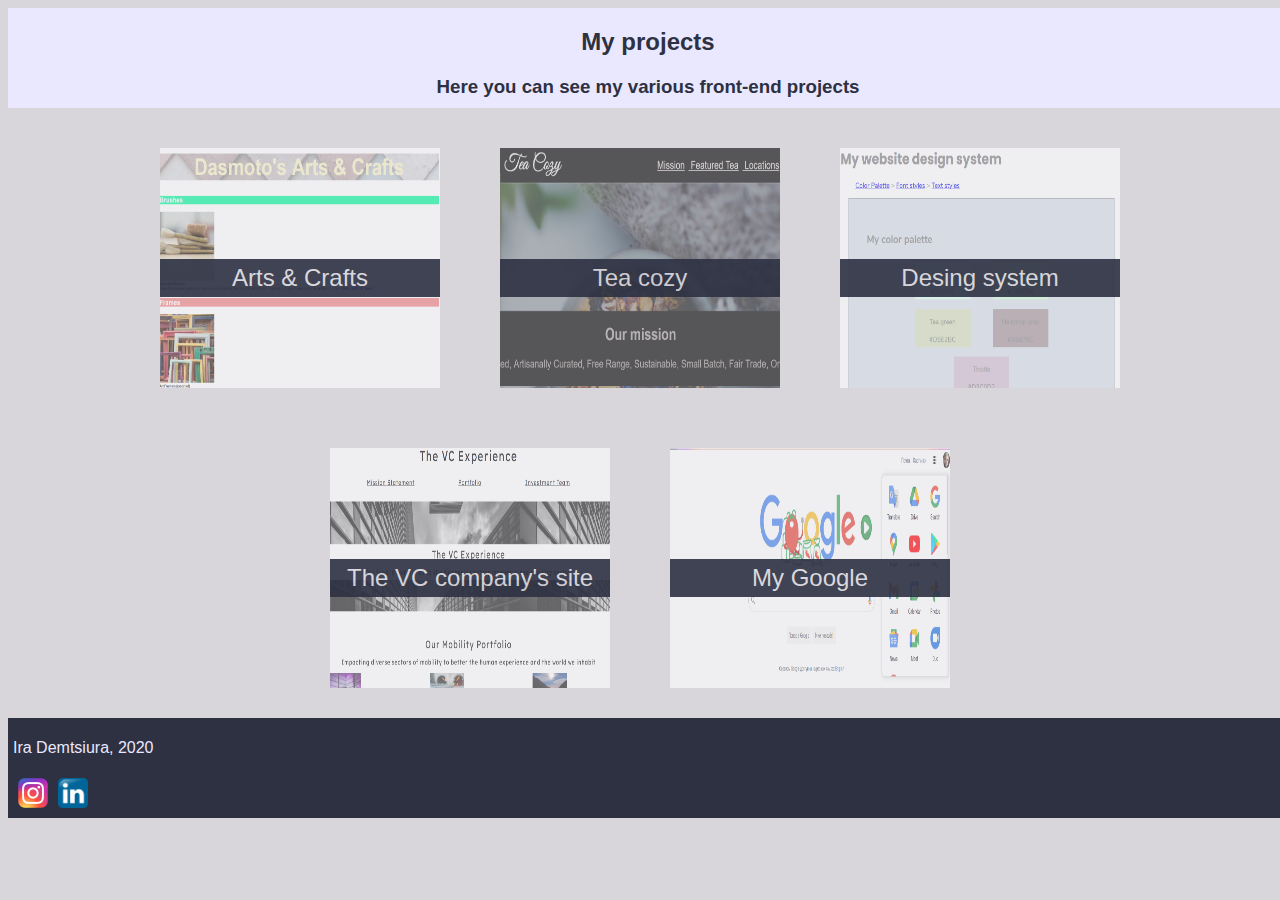
<file: index.html>
<!DOCTYPE html>
<html>
  <head>
    <title>Demtsiura's projects</title>
    <link href="style.css" rel="stylesheet" type="text/css" />
  </head>
  <body>
    <!--Header-->
    <header>
      <div class="pinned-head">
        <h2>My projects</h2>
        <h3>Here you can see my various front-end projects</h3>
      </div>
    </header>
    <!--Main content-->
    <div class="main">
      <div class="links">
        <div class="boxes">
          <div class="art box">
            <img src="images/arts-screen.PNG" />
            <a href="arts/index.html">Arts & Crafts</a> 
          </div>
          <div class="tea box">
            <img src="images/tea-screen.PNG"/>
            <a href="tea cozy/index.html">Tea cozy</a> 
          </div>
          <div class="design box">
            <img src="images/design-screen.PNG"/>
            <a href="my design/index.html">Desing system</a> 
          </div>
          <div class="company box">
            <img src="images/company-screen.PNG"/>
            <a href="company/index.html">The VC company's site</a> 
          </div>
          <div class="google box">
            <img src="images/google.png"/>
            <a href="Google/index.html">My Google</a> 
          </div>
        </div>
      </div>
    </div>
    <!--Footer-->
    <footer>
      <p>Ira Demtsiura, 2020</p>
      <div class="social">
        <a href="https://www.instagram.com/queen_unicorn17/"><img src="images/insta.png" /></a>
        <a href="https://www.linkedin.com/in/iryna-demtsiura-28bb601a7/"><img src="images/link.png" /></a>
      </div>
    </footer>
  </body>
</html>
</file>
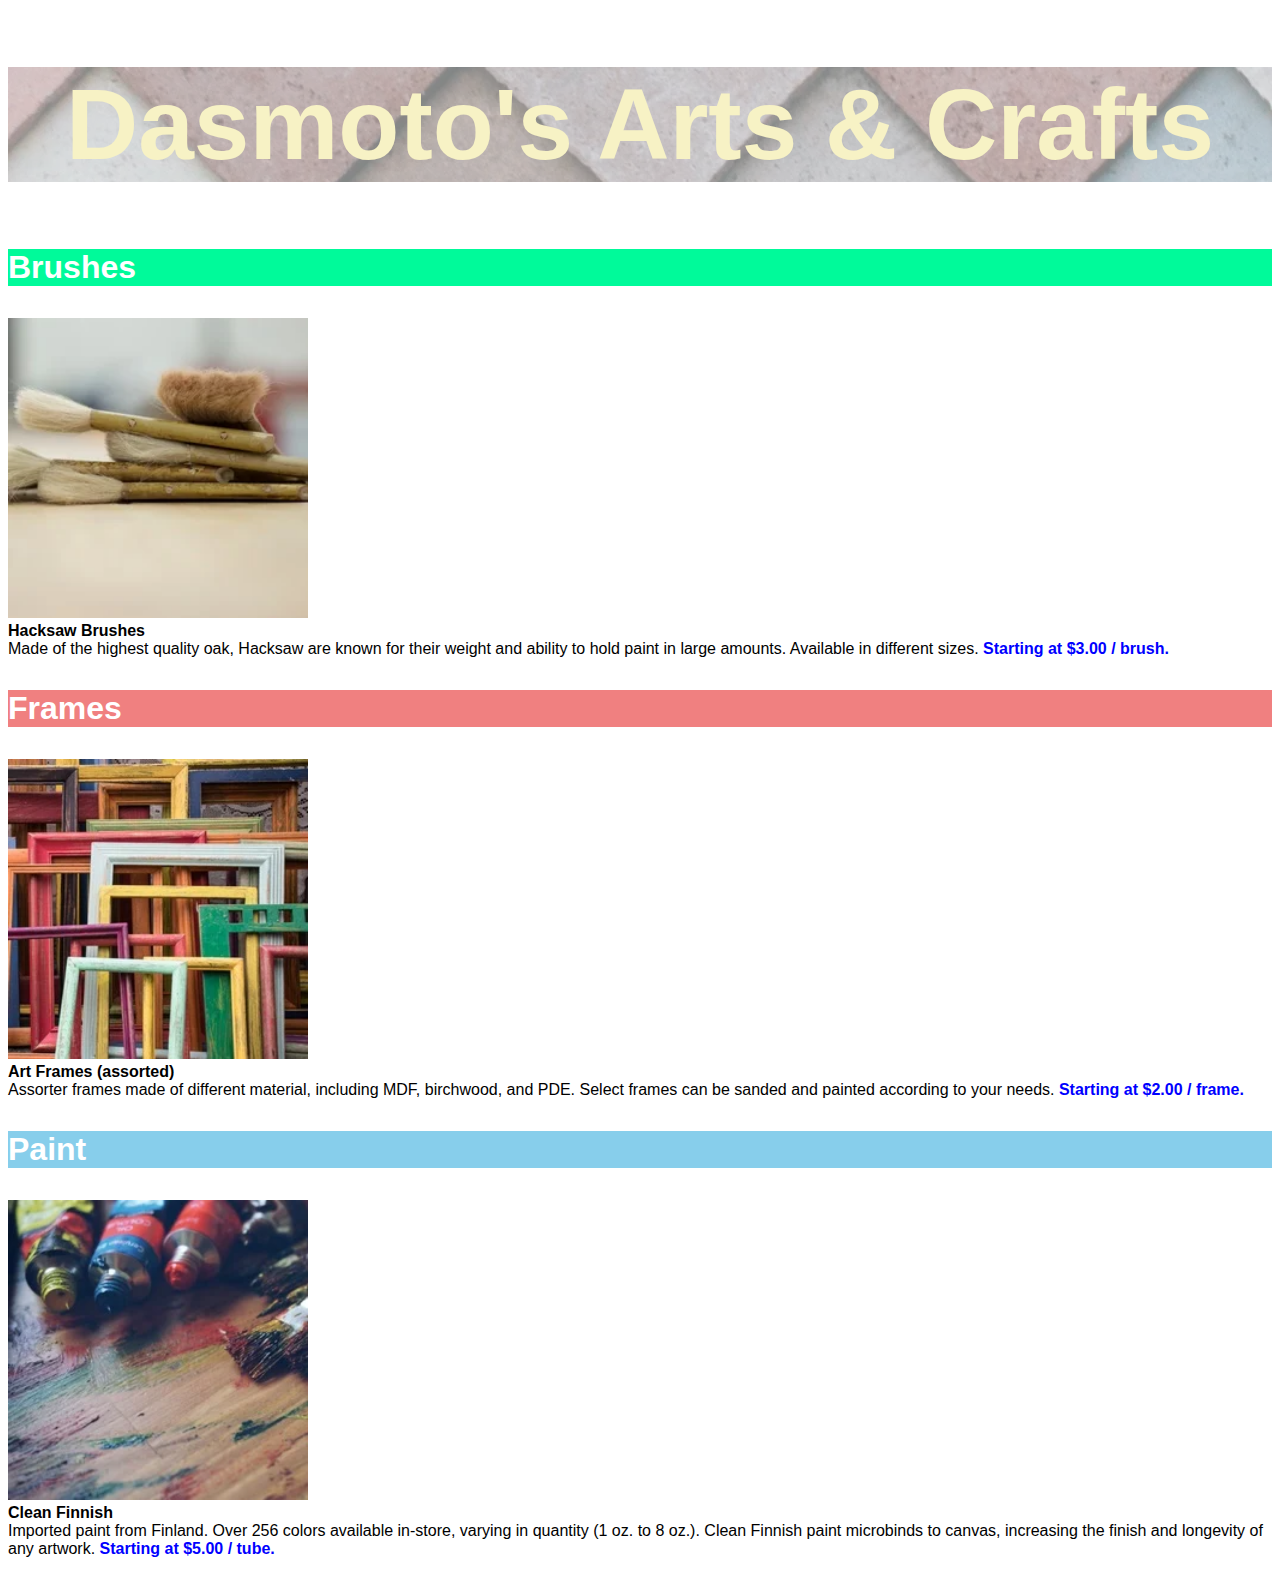
<file: arts/index.html>
<!DOCTYPE html>

<html>
    <head>
        <title>Dasmoto's Arts & Crafts</title>
        <link href="style for arts.css" rel="stylesheet" type="text/css" />
    </head>
    <body>
        <h1>Dasmoto's Arts & Crafts</h1>
        <div class="item">
            <p class="brushes title">Brushes</p>
            <img src="images/hacksaw.webp" />
            <strong>Hacksaw Brushes</strong>
            <p class="inline">Made of the highest quality oak, Hacksaw are known for their weight and ability 
                to hold paint in large amounts. Available in different sizes. <p class="price">Starting at
                $3.00 / brush.</p> </p>
        </div>
        <div class="item">
            <p class="frames title">Frames</p>
            <img src="images/frames.webp" />
            <strong>Art Frames (assorted)</strong>
            <p class="inline">Assorter frames made of different material, including MDF, birchwood, and PDE. 
                Select frames can be sanded and painted according to your needs. <p class="price">Starting at
                $2.00 / frame.</p></p>
        </div>
        <div class="item">
            <p class="paint title">Paint</p>
            <img src="images/finnish.webp" />
            <strong>Clean Finnish</strong>
            <p class="inline">Imported paint from Finland. Over 256 colors available in-store, varying in quantity
                (1 oz. to 8 oz.). Clean Finnish paint microbinds to canvas, increasing the finish and
                longevity of any artwork. <div class="price">Starting at $5.00 / tube.</div></p>
        </div>
    </body>
</html>
</file>
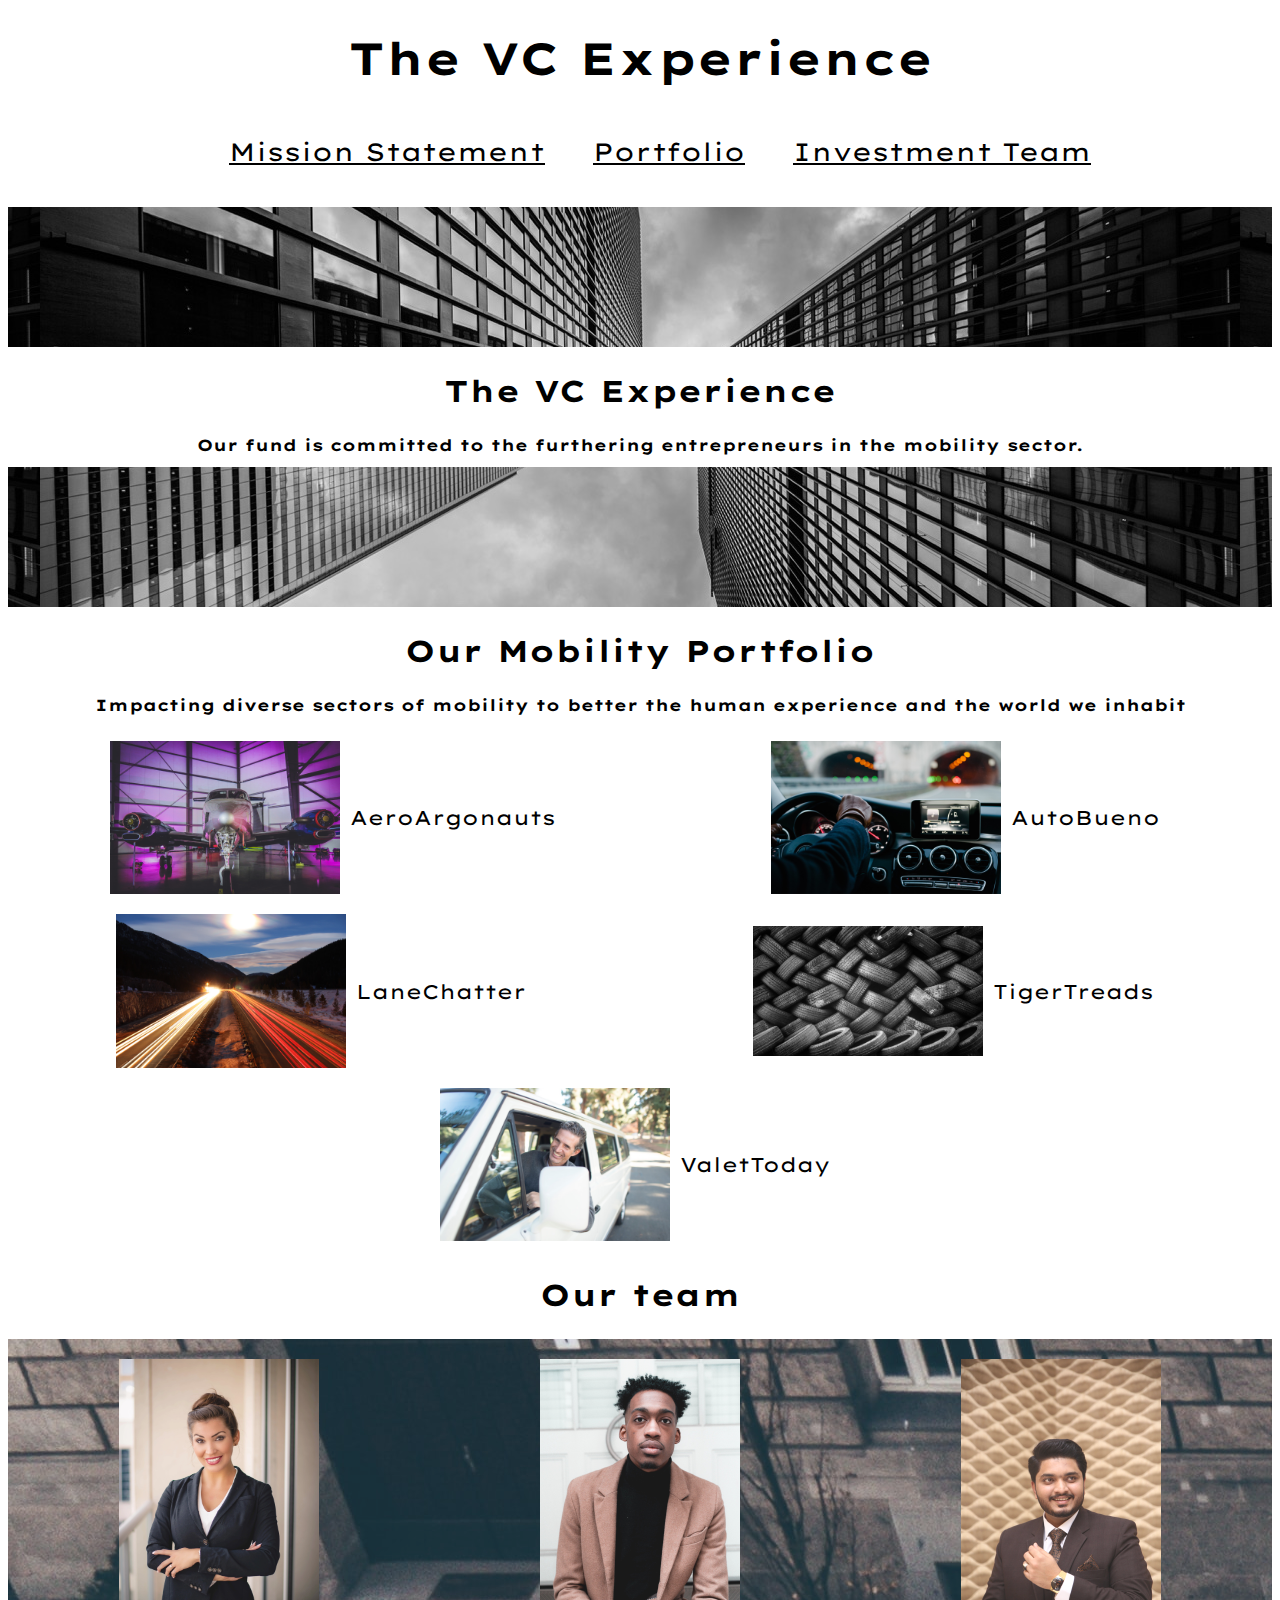
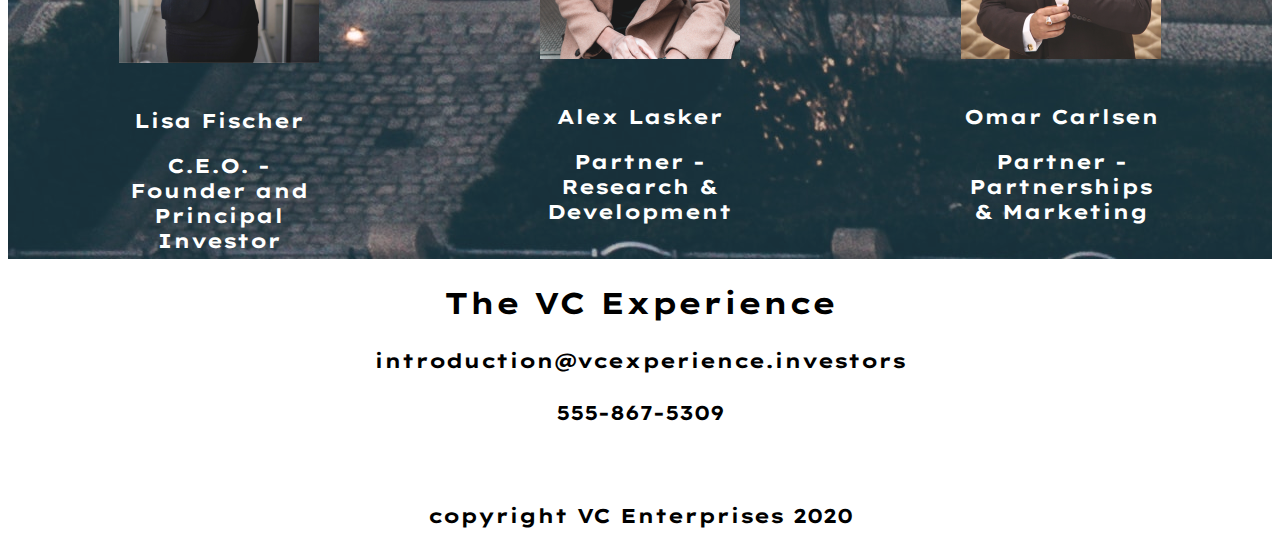
<file: company/index.html>
<!DOCTYPE html>

<html>
<head>
    <title>The VC Experience</title>
    <link href="style.css" type="text/css" rel="stylesheet"/>
    <link href="https://fonts.googleapis.com/css?family=Lexend+Mega" rel="stylesheet" type="text/css">
</head>
<body>
    <header>
        <h1>The VC Experience</h1>
    </header>
    <nav>
        <ul>
            <li><a href="#">Mission Statement</a></li>
            <li><a href="#">Portfolio</a></li>
            <li><a href="#">Investment Team</a></li>
        </ul>
    </nav>
    <section class="banner">
        <div class="text-banner">
            <h2>The VC Experience</h2>
            <h3>Our fund is committed to the furthering entrepreneurs in the mobility sector.</h3>
        </div>
    </section>
    <section class="main">
        <h2>Our Mobility Portfolio</h2>
        <h3>Impacting diverse sectors of mobility to better the human experience and the world we inhabit</h3>
        <div class="portfolio">
            <div class="portfolio-item">
                <img src="images/hangar.jpg">
                <span>AeroArgonauts</span>
            </div>
            <div class="portfolio-item">
                <img src="images/dashboard.jpg">
                <span>AutoBueno</span>
            </div>
            <div class="portfolio-item">
                <img src="images/blurred-lights.jpg">
                <span>LaneChatter</span>
            </div>
            <div class="portfolio-item">
                <img src="images/tires.jpg">
                <span>TigerTreads</span>
            </div>
            <div class="portfolio-item">
                <img src="images/truck.jpg">
                <span>ValetToday</span>
            </div>
        </div>
    </section>
    <section class="team">
        <h2>Our team</h2>
        <div class="employees">
            <div class="employee">
                <img src="images/employee-one.jpg">
                <h3>Lisa Fischer</h3>
                <h3>C.E.O. - Founder and Principal Investor</h3>
            </div>
            <div class="employee">
                <img src="images/employee-two.jpg">
                <h3>Alex Lasker</h3>
                <h3>Partner - Research & Development</h3>
            </div>
            <div class="employee">
                <img src="images/employee-three.jpg">
                <h3>Omar Carlsen</h3>
                <h3>Partner - Partnerships & Marketing</h3>
            </div>
        </div>
    </section>
    <footer>
        <h2>The VC Experience</h2>
        <h4>introduction@vcexperience.investors</h4>
        <h4>555-867-5309</h4>
    </br>
        <h4>copyright VC Enterprises 2020</h4>
    </footer>
</body>
</html>
</file>
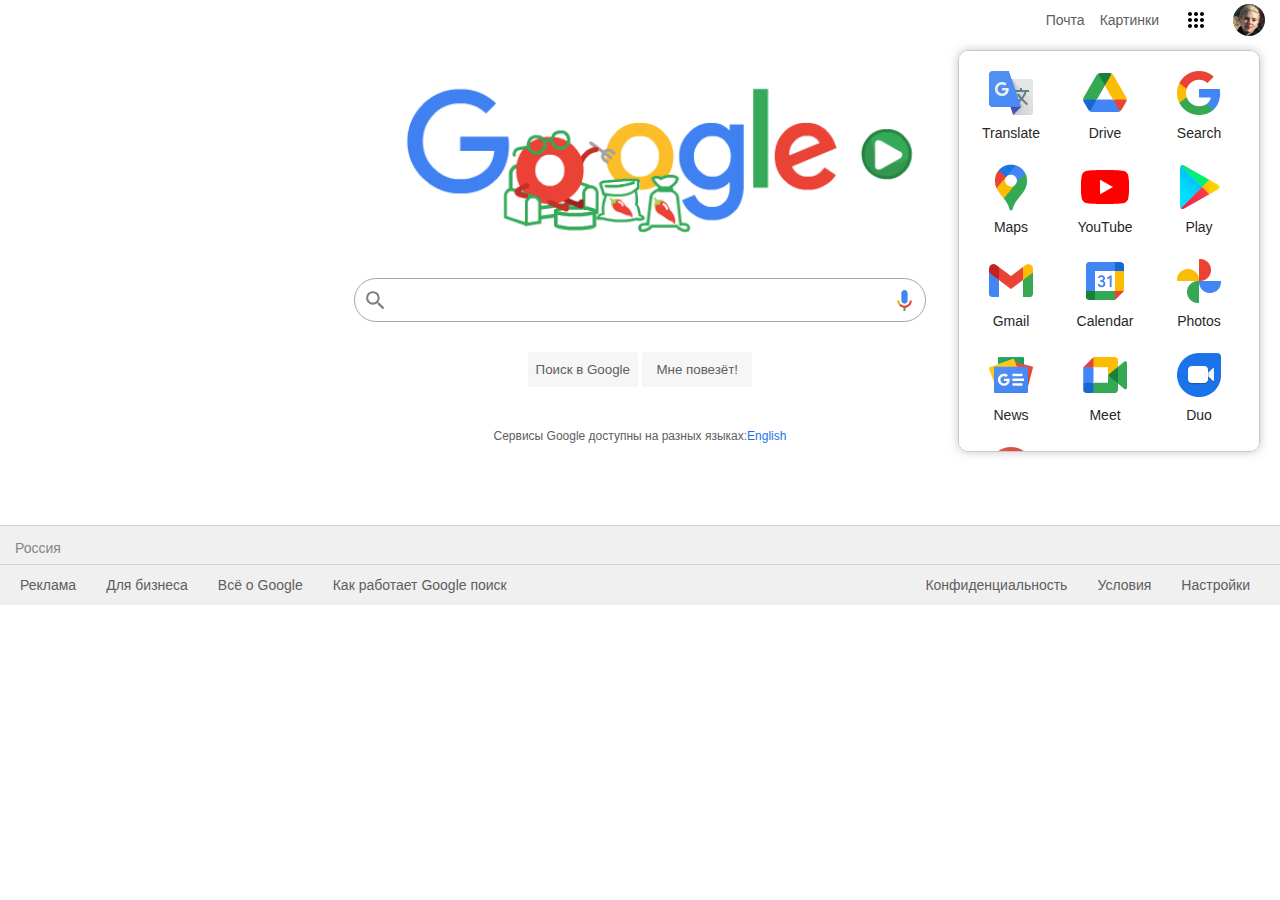
<file: Google/index.html>
<!--Demtsiura Iryna, 2021-->
<!DOCTYPE html>
<html lang="ru">
  <head>
    <title>Google</title>
    <link rel="icon" type="image/icon type" href="img/favicon/favicon.png"/>
    <link rel="stylesheet" type="text/css" href="css/main.css">
  </head>
  <body>
    <header>
      <nav>
        <a class="link" href="https://mail.google.com/mail/">Почта</a>
        <a class="link" href="https://www.google.com.ua/imghp?hl=ru&authuser=0&ogbl">Картинки</a>
      </nav>
      <div id="hamburger" alt="Hamburger menu"></div>

      <div id="services_window">
        <div class="part">
          <div class="service-item translate">
            <p>Translate</p>
          </div>
          <div class="service-item drive">
            <p>Drive</p>
          </div>
          <div class="service-item search">
            <p>Search</p>
          </div>
          <div class="service-item maps">
            <p>Maps</p>
          </div>
          <div class="service-item youtube">
            <p>YouTube</p>
          </div>
          <div class="service-item play">
            <p>Play</p>
          </div>
          <div class="service-item gmail">
            <p>Gmail</p>
          </div>
          <div class="service-item calendar">
            <p>Calendar</p>
          </div>
          <div class="service-item photos">
            <p>Photos</p>
          </div>
          <div class="service-item news">
            <p>News</p>
          </div>
          <div class="service-item meet">
            <p>Meet</p>
          </div>
          <div class="service-item duo">
            <p>Duo</p>
          </div>
          <div class="service-item chrome">
            <p>Chrome</p>
          </div>
        </div>
        <span id="line"></span>

        <div class="part">
          <div class="service-item docs">
            <p>Docs</p>
          </div>
          <div class="service-item blogger">
            <p>Blogger</p>
          </div>
          <div class="service-item contacts">
            <p>Contacts</p>
          </div>
          <div class="service-item hangouts">
            <p>Hangouts</p>
          </div>
          <div class="service-item sheets">
            <p>Sheets</p>
          </div>
          <div class="service-item slides">
            <p>Slides</p>
          </div>
          <div class="service-item books">
            <p>Books</p>
          </div>
          <div class="service-item keep">
            <p>Keep</p>
          </div>
          <div class="service-item earth">
            <p>Earth</p>
          </div>
          <div class="service-item podcasts">
            <p>Podcasts</p>
          </div>
        </div>

        <div id="other-link">
          <a href="https://about.google/intl/ru/products/">Другие приложения и продукты от Google</a>
        </div>
        <span></span>
      </div>

      <img id="profile-photo" alt="Profile photo" src="img/photo.jpg"/>
    </header>
    
    <main>
      <img id="logo" src="img/logo.gif" alt="Google logo"/>
      
      <div id="main">

        <div id="search">
          <img class="search-img" id="search-icon" src="img/search.svg" alt="Search icon"/>
          <input id="search-field" type="text"/>
          <img class="search-img" src="img/voice_icon.svg" alt="Voice icon"/>
        </div>

        <div id="main-buttons">
          <button>Поиск в Google</button>
          <button onclick="location.href='https://www.google.com/doodles'">Мне повезёт!</button>
        </div>

        <div id="help-text">
          <p>Сервисы Google доступны на разных языках:</p>
          <a class="link" href="https://www.google.co.uk/">English</a>
        </div>
      </div>
    </main>

    <footer>
      <div id="country-footer">
        <p>Россия</p>
      </div>
      <nav>
        <div id="left-nav">
          <a class="link" href="https://ads.google.com/intl/ru_ua/home/?subid=ww-ww-et-g-awa-a-g_hpafoot1_1!o2&utm_source=google.com&utm_medium=referral&utm_campaign=google_hpafooter&fg=1">Реклама</a>
          <a class="link" href="https://www.google.com/services/?subid=ww-ww-et-g-awa-a-g_hpbfoot1_1!o2&utm_source=google.com&utm_medium=referral&utm_campaign=google_hpbfooter&fg=1#?modal_active=none">Для бизнеса</a>
          <a class="link" href="https://about.google/?utm_source=google-UA&utm_medium=referral&utm_campaign=hp-footer&fg=1">Всё о Google</a>
          <a class="link" href="https://www.google.com/search/howsearchworks/?fg=1">Как работает Google поиск</a>
        </div>
        
        <div id="right-nav">
          <a class="link" href="https://policies.google.com/privacy?hl=ru-UA&fg=1">Конфиденциальность</a>
          <a class="link" href="https://policies.google.com/terms?hl=ru-UA&fg=1">Условия</a>
          <a class="link" href="">Настройки</a>
        </div>
      </nav>
    </footer>

    <script src="libs/jquery/dist/jquery.min.js"></script>
    <script src="js/common.js"></script>
  </body>
</html>
</file>
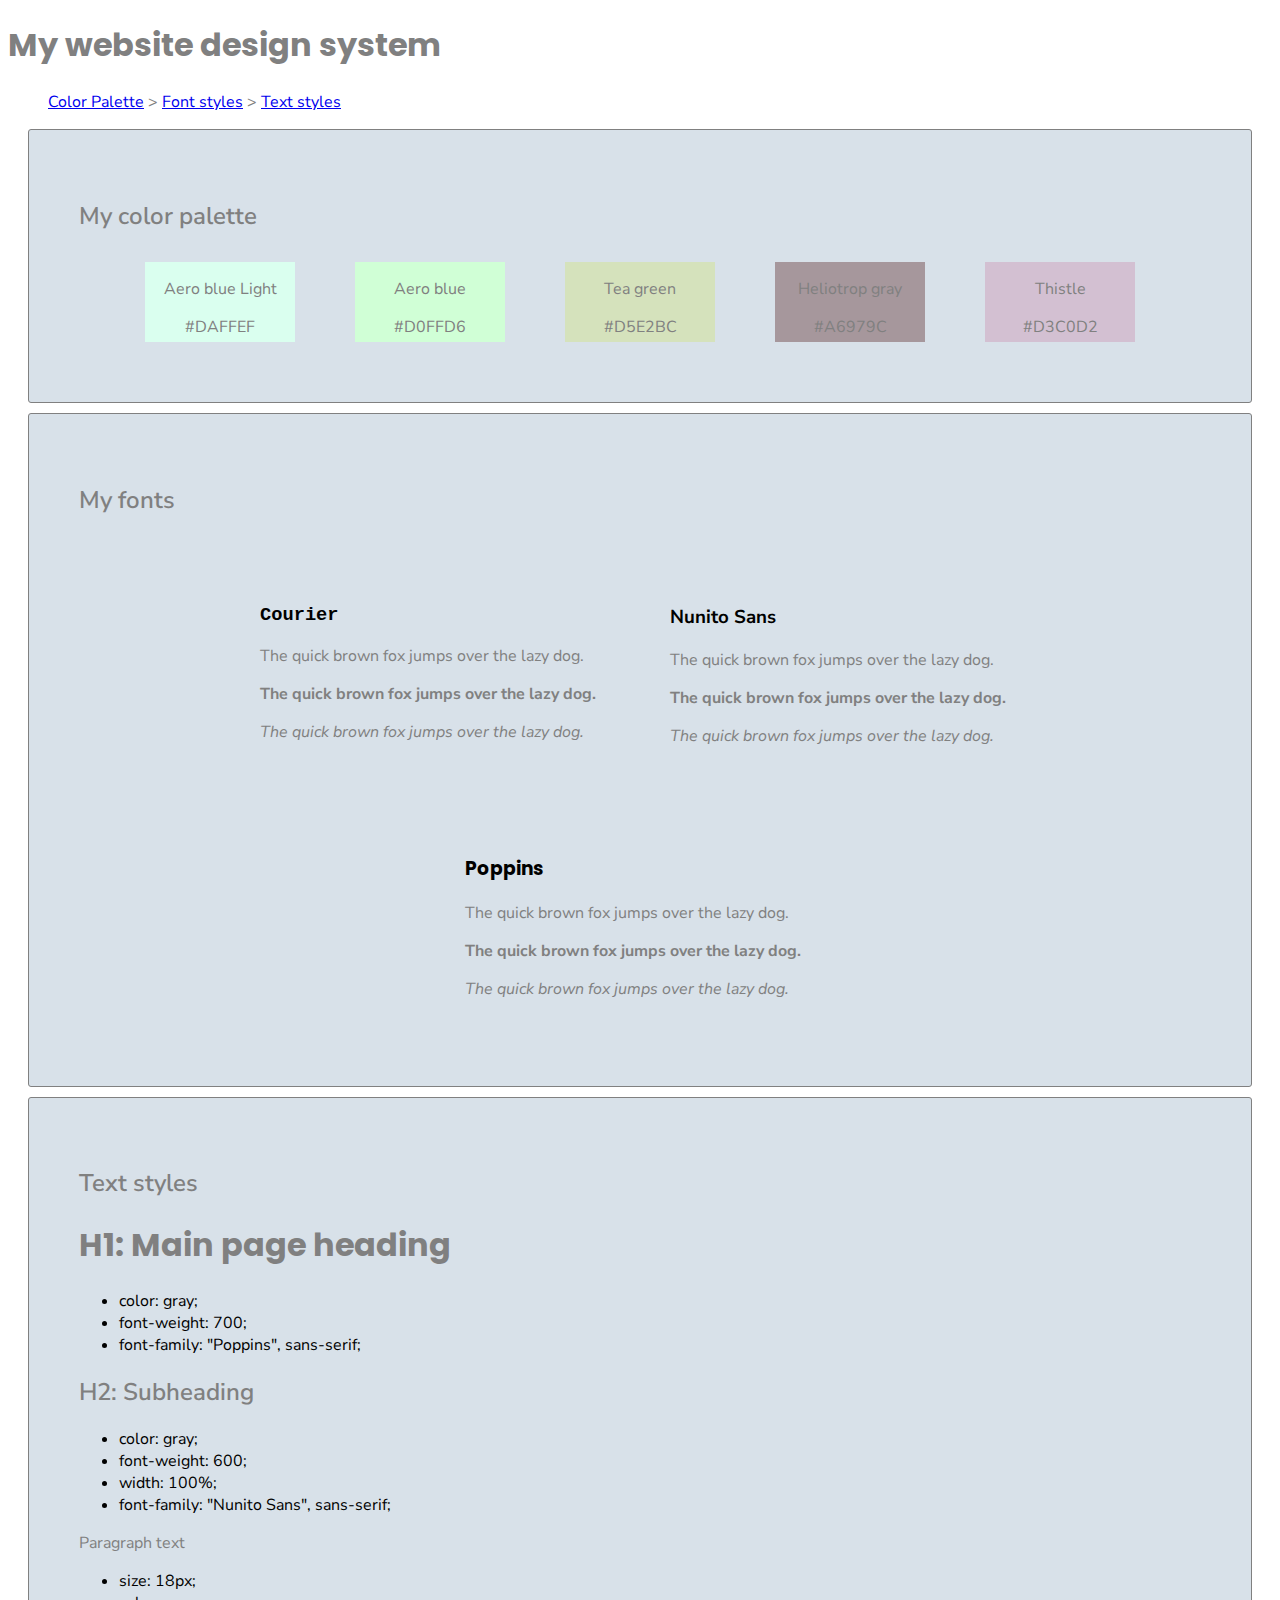
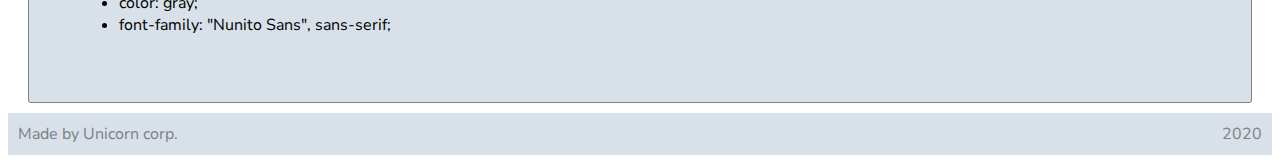
<file: my design/index.html>
<!DOCTYPE html>
<html>
  <head>
    <title>My website design system</title>
    <link href="style.css" type="text/css" rel="stylesheet"/>
    <link href="https://fonts.googleapis.com/css?family=Poppins:400,500,700&amp;display=swap" rel="stylesheet">
    <link href="https://fonts.googleapis.com/css?family=Nunito+Sans:400,400i,700&amp;display=swap" rel="stylesheet">
  </head>
  <body>
    <!--Header-->
    <header>
      <h1>My website design system</h1>
    </header>
    <ul class="breadcrumb">
      <li><a href="#colors">Color Palette</a></li>
      <li><a href="#fonts">Font styles</a></li>
      <li><a href="#styles">Text styles</a></li>
    </ul>
    <!--Main content-->
    <div class="main-content">
      <div class="block colors" id="colors">
        <h2>My color palette</h2>
        <div class="color aero-blue-l">
          <p>Aero blue Light</p>
          <p>#DAFFEF</p>
        </div>
        <div class="color aero-blue">
          <p>Aero blue</p>
          <p>#D0FFD6</p>
        </div>
        <div class="color tea">
          <p>Tea green</p>
          <p>#D5E2BC</p>
        </div>
        <div class="color hel-gray">
          <p>Heliotrop gray</p>
          <p>#A6979C</p>
        </div>
        <div class="color thistle">
          <p>Thistle</p>
          <p>#D3C0D2</p>
        </div>
      </div>
      <div class="block fonts" id="fonts">
          <h2>My fonts</h2>
        <div class="font courier">
          <h3>Courier</h3>
          <p class="font-normal">The quick brown fox jumps over the lazy dog.</p>
          <p class="font-bold">The quick brown fox jumps over the lazy dog.</p>
          <p class="font-italic">The quick brown fox jumps over the lazy dog.</p>
        </div>
        <div class="font nunito">
          <h3>Nunito Sans</h3>
          <p class="font-normal">The quick brown fox jumps over the lazy dog.</p>
          <p class="font-bold">The quick brown fox jumps over the lazy dog.</p>
          <p class="font-italic">The quick brown fox jumps over the lazy dog.</p>
        </div>
        <div class="font poppins">
          <h3>Poppins</h3>
          <p class="font-normal">The quick brown fox jumps over the lazy dog.</p>
          <p class="font-bold">The quick brown fox jumps over the lazy dog.</p>
          <p class="font-italic">The quick brown fox jumps over the lazy dog.</p>
        </div>
      </div>
      <div class="block text-styles" id="styles">
        <h2>Text styles</h2>
        <h1>H1: Main page heading</h1>
        <ul>
          <li>color: gray;</li>
          <li>font-weight: 700;</li>
          <li>font-family: "Poppins", sans-serif;</li>
        </ul>
        <h2>H2: Subheading</h2>
        <ul>
          <li>color: gray;</li>
          <li>font-weight: 600;</li>
          <li>width: 100%;</li>
          <li>font-family: "Nunito Sans", sans-serif;</li>
        </ul>
        <p>Paragraph text</p>
        <ul>
          <li>size: 18px;</li>
          <li>color: gray;</li>
          <li>font-family: "Nunito Sans", sans-serif;</li>
        </ul>
      </div>
    </div>
    <!--Footer-->
    <div class="footer">
      <p>Made by Unicorn corp.</p>
      <p>2020</p>
    </div>
  </body>
</html>
</file>
<file: style.css>
body {
  background-color: #D8D5DB;
  font-family: Arial, sans-serif;
  color: #2D3142;
}

/* Text */

h2, h3{
  text-align: center;
}


/* Header */

.pinned-head{
  height: 100px;
  width: 100%;
  position: fixed;
  background-color: #EAE8FF;
  z-index: 5;
}

/* Main */

.main{
  position: relative;
  top: 110px;
}

.boxes{
  display: flex;
  flex-wrap: wrap;
  justify-content: center;
  justify-items: center;
  width: 100%;
}

.box{
  height: 240px;
  width: 280px;
  margin: 30px;
}

.box a{
  color: #D8D5DB;
  background-color: #2D3142;
  opacity: 0.9;
  text-align: center;
  text-decoration: none;
  font-size: 24px;
  padding: 5px 0;
  position: relative;
  top: -50%;
  margin-top: -20px;
  width: 100%;
  display: inline-block;
}

.box a:hover{
  color: #ADACB5;
  text-decoration: underline;
}


.box img{
  width: 280px;
  height: 240px;
  opacity: 0.6;
}


/* Footer */
footer{
  background-color: #2D3142;
  width: 100%;
  height: 90px;
  justify-content: center;
  align-content: center;
  position: relative;
  top: 110px;
  text-align: left; 
  color: #EAE8FF;
  padding: 5px;
}


.social{
  display: flex;
  width: 100%;
}

.social img{
  height: 30px;
  width: 30px;
  margin: 5px;
}
</file>
<file: arts/style for arts.css>
h1{
    font-size: 100px;
    color: khaki;
    font-weight: bold;
    background-image: url("images/pattern.webp");
    text-align: center;
    opacity: 0.5;
}

body{
    font-family: Helvetica, sans-serif;
}

img{
    width: 300px;
    height: 300px;
}

.price{
    color: blue;
    font-weight: bold;
    display: inline;
}

.inline{
    display: inline;
}

.title{
    font-size: 32px;
    font-weight: bold;
    color: white;
}

.brushes{
    background-color: mediumspringgreen;
}

.frames{
    background-color: lightcoral;
}

.paint{
    background-color: skyblue;
}

strong{
    display: block;
}
</file>
<file: company/style.css>
html{
    font-size: 20px;

}

body{
    font-family: "Lexend Mega", sans-serif;
    text-align: center;
}

h1{
    font-size: 2.25rem;
}

h3{
    font-size: 0.8rem;
}

/* Navigation */
nav a{
    color: black;
    font-size: 1.25rem;
}

nav li{
    list-style-type: none;
    display: inline-block;
    margin: 20px;
}

/* Banner */
.banner{
    height: 400px;
    background-image: url("images/skyscrapers.jpg");
    background-position: center;
    display: flex;
    align-items: center;
}

.text-banner{
    height: 120px;
    width: 100%;
    background-color: white;
    
}

/* Main */
.portfolio{
    display: flex;
    flex-wrap: wrap;
    justify-content: space-around;
    align-items: center;
}

.portfolio-item{
    margin: 10px 50px;
    display: flex;
    align-items: center;
}

.portfolio-item img{
    width: 230px;
}

.portfolio-item span{
    margin: 10px;
    text-align: center;
}

/* Team */
.employees{
    background-image: url("images/blurred-road.jpg");
    opacity: 0.9;
    height: 520px;
    display: flex;
    justify-content: space-around;
    flex-wrap: wrap;
    color: white;
    font-weight: 800;
}

.employee img{
    width: 200px;
    margin: 20px;
}

.employee h3{
    width: 200px;
    margin: 20px;
    font-size: 1rem;
}
</file>
<file: Google/css/main.css>
body{
    font-family: Arial, Helvetica, sans-serif;
    margin: 0;
}

.link{
    font-size: 14px;
    color: rgb(94,94,94);
    text-decoration: none;
}

.link:hover{
    font-size: 14px;
    color: rgb(94,94,94);
    text-decoration: underline;
}

header{
    display: flex;
    flex-direction: row;
    justify-content: flex-end;
    align-items: center;
    height: 40px;
    gap: 25px;
}

header nav{
    display: flex;
    gap: 15px;
}

#profile-photo{
    width: 32px;
    border-radius: 32px;
    margin-right: 15px;
}

#hamburger{
    background-image: url("../img/hamburger.svg");
    width: 24px;
    height: 24px;
    background-repeat: no-repeat;
}


#services_window{
    background-color: white;
    width: 300px;
    height: 400px;
    border: 1px solid rgb(201, 201, 201);
    border-radius: 10px;
    display: flex;
    overflow-y: scroll;
    scrollbar-width: thin;
    flex-wrap: wrap;
    position:absolute;
    right: 20px;
    top: 50px;
    box-shadow: 0 0 10px rgba(146, 146, 146, 0.5);
    gap: 15px;
    justify-content: center;
}

.service-item{
    font-size: 14px;
    display: flex;
    flex-direction: column;
    align-items: center;
    justify-content: center;
    margin: 10px;
    color: rgb(39, 39, 39);
    width: 64px;
    height: 64px;
    background: url("../img/spite.png");
}

.translate{background-position: 0px -2001px;}
.drive{background-position: 0px -1863px;}
.search{background-position: 0px -897px;}
.maps{background-position: 0px -1311px;}
.youtube{background-position: 0px -2829px;}
.play{background-position: 0px -1035px;}
.gmail{background-position: 0px -2760px;}
.calendar{background-position: 0px -1518px;}
.photos{background-position: 0px -69px;}
.news{background-position: 0px -1587px;}
.meet{background-position: 0px -1173px;}
.duo{background-position: 0px -1794px;}
.chrome{background-position: 0px -2691px;}
.docs{background-position: 0px -690px;}
.blogger{background-position: 0px -2967px;}
.contacts{background-position: 0px -1932px;}
.hangouts{background-position: 0px -2415px;}
.sheets{background-position: 0px -2553px;}
.slides{background-position: 0px 0px;}
.books{background-position: 0px -621px;}
.keep{background-position: 0px -483px;}
.earth{background-position: 0px -207px;}
.podcasts{background-position: 0px -345px;}

.part{
    display: flex;
    flex-wrap: wrap;
    flex-direction: row;
    margin-left: 10px;
    gap: 10px;
}

.part p{
    margin-top: 94px;
}


#line{
    display: block;
    border-bottom: 1px solid rgb(182, 182, 182);
    width: 100%;
    margin: 6px 0;
}

#other-link{
    border:rgb(197, 197, 197) 1px solid;
    border-radius: 2px;
    height: 50px;
    width: 230px;
    display: flex;
    justify-content: center;
    align-items: center;
    text-align: center;
    margin-bottom: 10px;
}

#other-link a{
    text-decoration: none;
    font-size: 14px;
    color: #1a73e8;
}

#other-link:hover{
    background-color: rgb(232, 242, 248);
}

span{
    display: block;
    width: 100%;
    margin: 6px 0;
}

main{
    display: flex;
    flex-direction: column;
    justify-content: center;
    align-items: center;
    margin-bottom: 70px;
}

#logo{
    width: 570px;
}

#main{
    margin-top: 10px;
    display: flex;
    flex-direction: column;
    align-items: center;
    justify-content: center;
    gap:30px;
}

#search{
    display: flex;
    flex-direction: row;
    align-items: center;
    justify-content: center;
    width: 570px;
    height: 42px;
    border-radius: 32px;
    border:rgb(167, 167, 167) 1px solid;
}

#search-field{
    width: 500px;
    height: 37px;
    border: none;
    font-size: 16px;
}


.search-img{
    width: 25px;
}

#search-icon{
    opacity: 0.5;
}

#main-buttons button{
    size: 14px;
    color:rgb(94,94,94);
    background-color: rgb(246, 246, 246);
    border: none;
    border-radius: 2px;
    width: 110px;
    height: 35px;
}

#help-text{
    display: flex;
    flex-direction: row;
    align-items: center;
}

#help-text p{
    font-size:12px;
    color: rgb(94,94,94);
}

#help-text a{
    font-size: 12px;
    color: #1a73e8;
}


footer{
    display: flex;
    flex-direction: column;
    width: 100%;
    font-size: 14px;
    background-color: rgb(240,240,240);
    color: rgb(94,94,94);
}

#country-footer{
    box-sizing: border-box;
    height: 40px;
    border-top: rgb(212, 212, 212) 1px solid;
    border-bottom: rgb(212, 212, 212) 1px solid;
}

#country-footer p{
    margin-left: 15px;
    color: rgb(134, 134, 134);
}

footer nav{
    display: flex;
    justify-content: space-between;
    align-items: center;
    
    height: 40px;
    margin-left: 20px;
}

#left-nav{
    width: 50%;
    display: flex;
    justify-content: flex-start;
}

#right-nav{
    width: 25%;
    display: flex;
    justify-content: flex-end;
}

#right-nav a, #left-nav a{
    margin-right: 30px;
}
</file>
<file: my design/style.css>
h1{
  color: gray;
  font-weight: 700;
  font-family: "Poppins", sans-serif;
}

h2{
  color: gray;
  font-weight: 600;
  width: 100%;
  font-family: "Nunito Sans", sans-serif;
}

p{
  size: 18px;
  color: gray;
  font-family: "Nunito Sans", sans-serif;
}

ul{
  font-family: "Nunito Sans", sans-serif;
}

.breadcrumb li{
  display: inline;
  color: gray;
  text-decoration: none;
}

.breadcrumb a:hover,
.breadcrumb a:visited{
  color: gray;
  text-decoration: none;
}

.breadcrumb li+li::before{
  content: "> ";
}

.block{
  border: 1px solid gray;
  border-radius: 3px;
  background-color: #D8E1E9;
  margin: 10px 20px;
  padding: 50px;
}

.footer p{
  color: gray;
  display: inline;
  margin: 10px;
}

.footer{
  background-color: #D8E1E9;
  display: flex;
  justify-content: space-between;
}

/* Color blocks */

.colors{
  display: flex;
  flex-wrap: wrap;
  justify-content: center;
  align-content: center;
}

.color{
  width: 150px;
  height: 80px;
  margin: 10px 30px;
  text-align: center;
}

.aero-blue-l{
  background-color: #DAFFEF;
}

.aero-blue{
  background-color: #D0FFD6;
}

.tea{
  background-color: #D5E2BC;
}

.hel-gray{
  background-color: #A6979C;
}

.thistle{
  background-color: #D3C0D2;
}

/* Fonts block */

.fonts{
  display: flex;
  flex-wrap: wrap;
  justify-content: center;
  align-content: center;
}

.font{
  width: 350px;
  height: 150px;
  margin: 50px 30px;
  text-align: left;
}

.courier{
  font-family: "Courier", sans-serif;
}

.nunito{
  font-family: "Nunito Sans", sans-serif;
}

.poppins{
  font-family: "Poppins", sans-serif;
}

.font-normal{
  font-weight: normal;
}

.font-bold{
  font-weight: bold;
}

.font-italic{
  font-style: italic;
}
</file>
